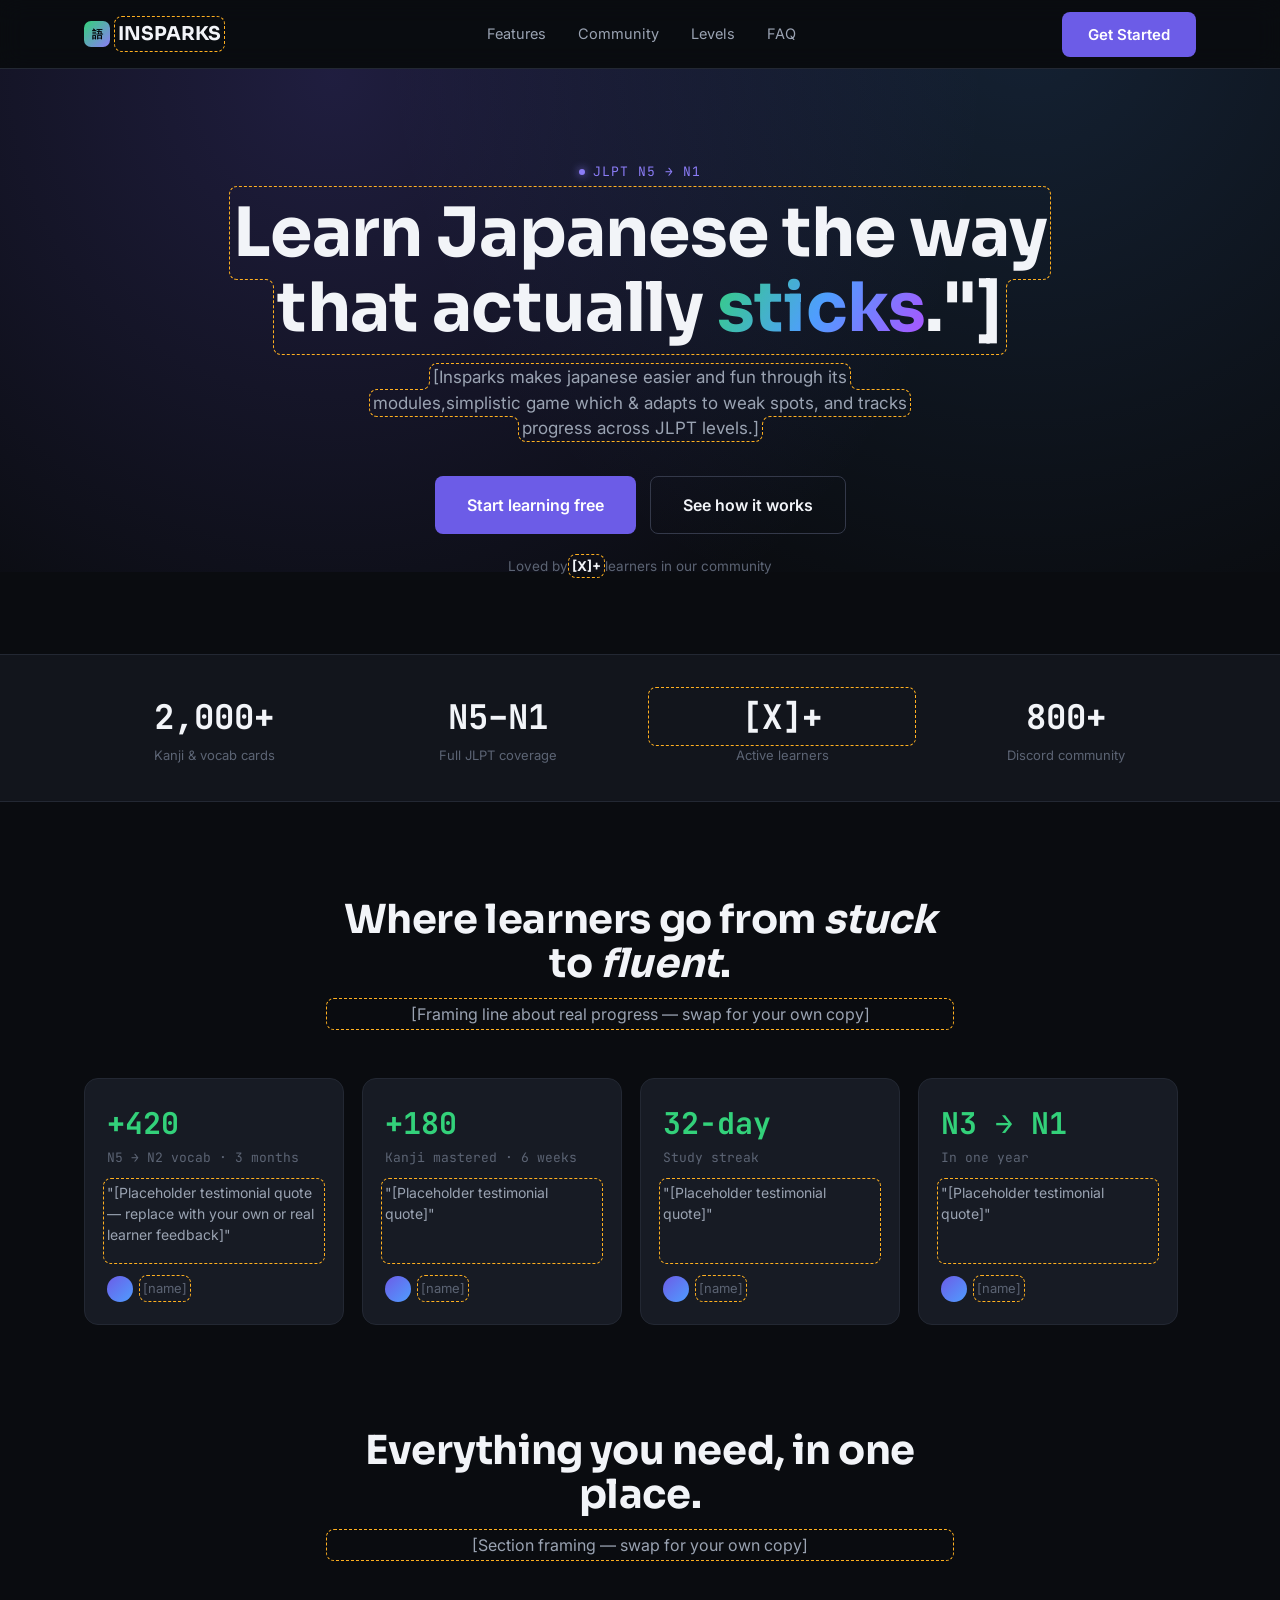
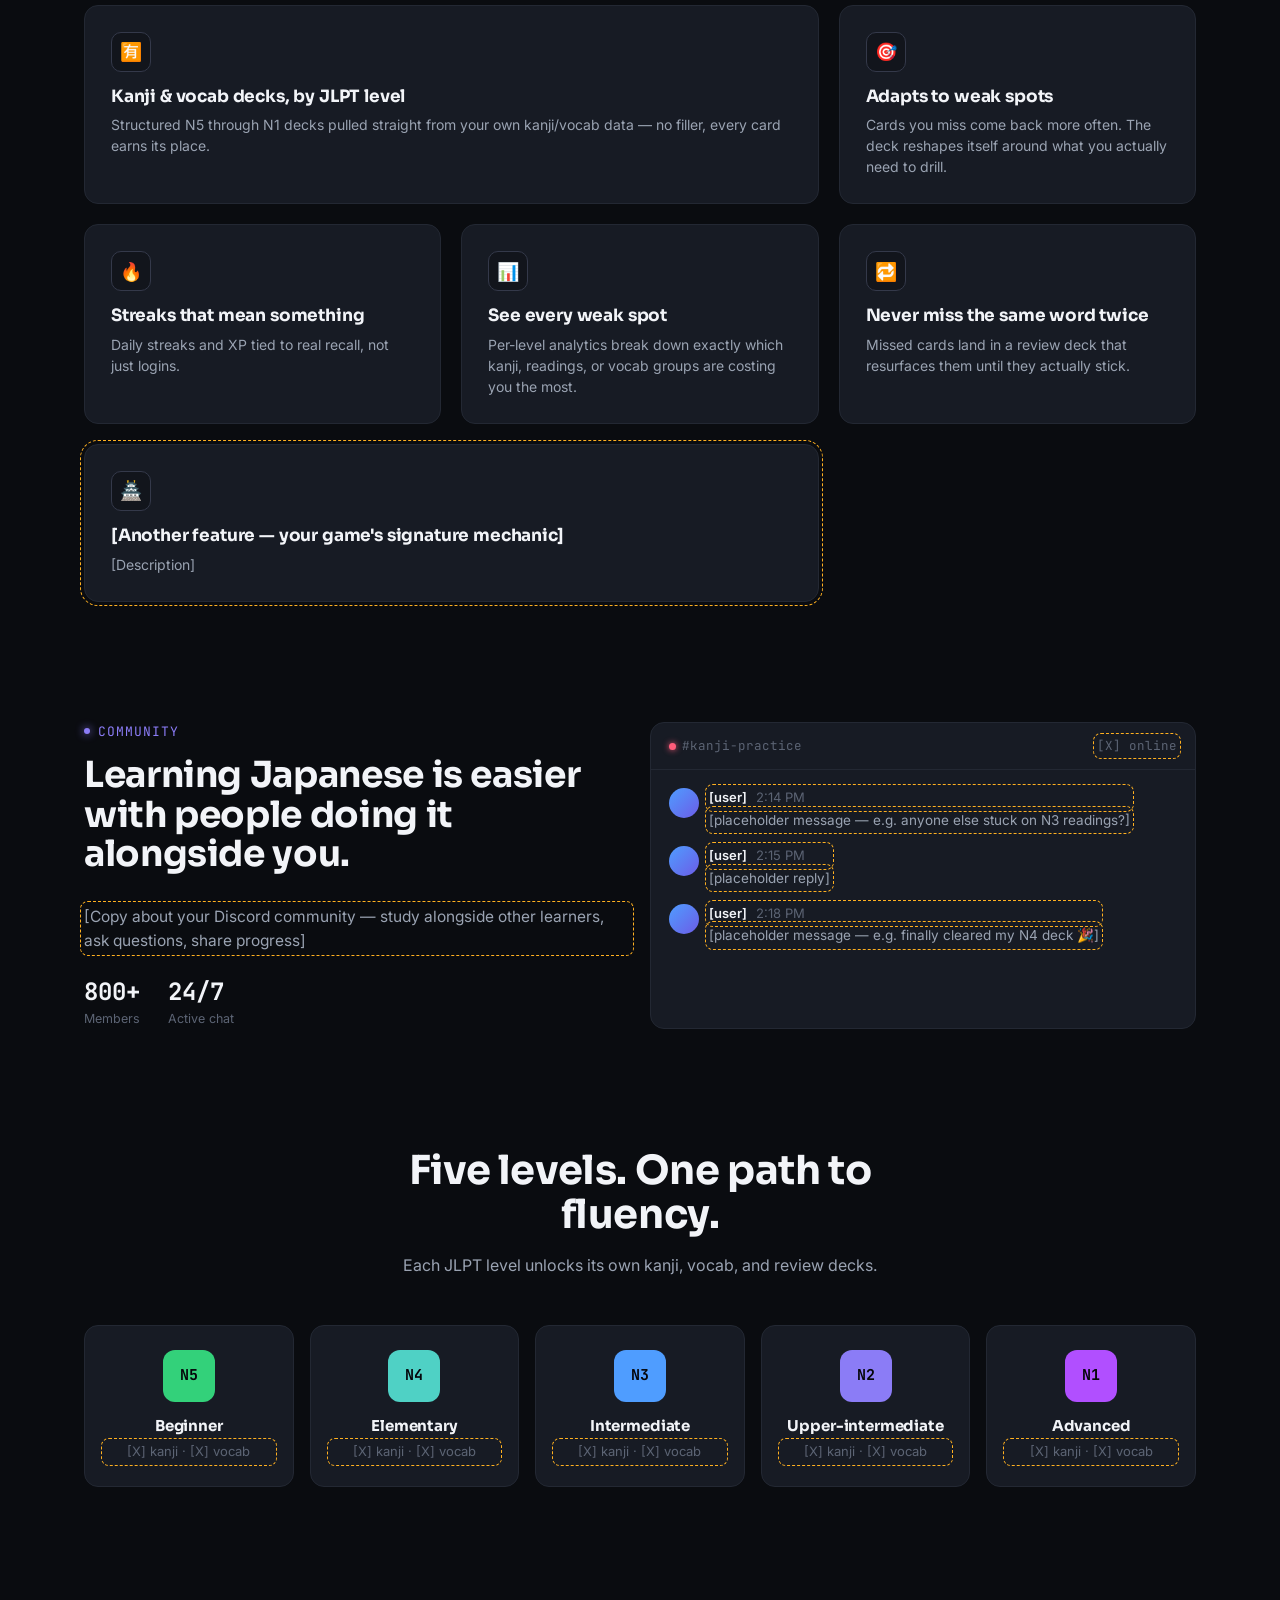
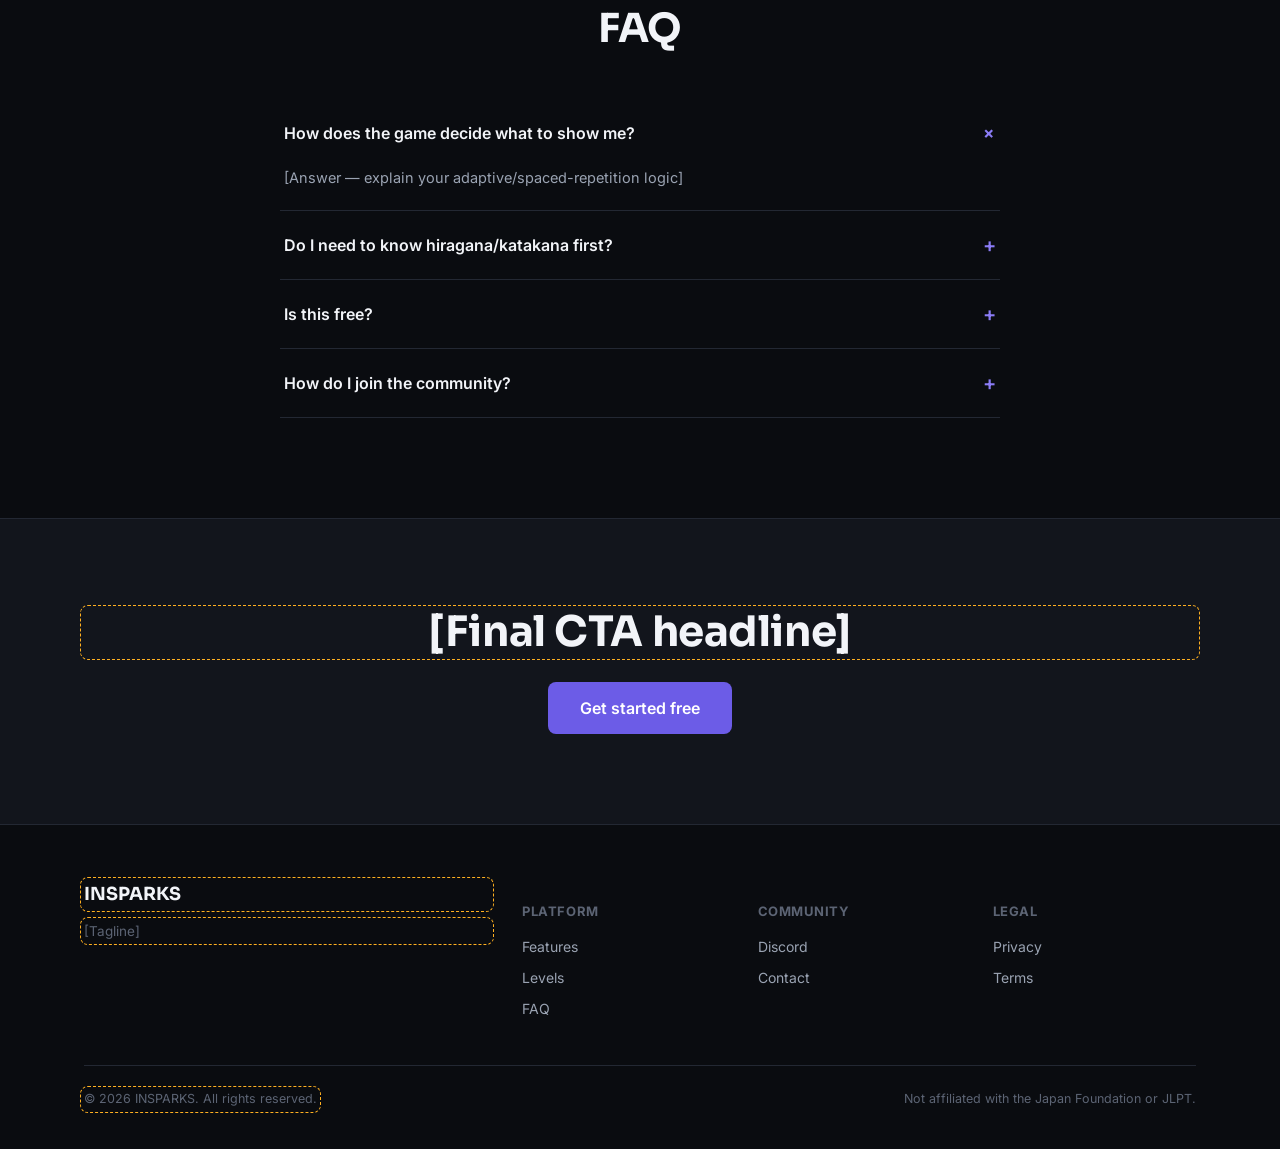
<file: index.html>
<!DOCTYPE html>
<html lang="en">
<head>
<meta charset="UTF-8">
<meta name="viewport" content="width=device-width, initial-scale=1.0">
<title>INSPARKS — Learn Japanese, level by level</title>
<link rel="preconnect" href="https://fonts.googleapis.com">
<link href="https://fonts.googleapis.com/css2?family=Sora:wght@600;700;800&family=Inter:wght@400;500;600;700&family=JetBrains+Mono:wght@500;700&display=swap" rel="stylesheet">
<link rel="stylesheet" href="style.css">
</head>
<body>

<!-- ============================================================
     LANDING (marketing page) — this whole block hides on
     "Get Started" click, per your existing main.js logic.
     Anything wrapped in a dashed box is a placeholder —
     swap it for your own copy.
     ============================================================ -->
<div id="landing">

  <!-- NAVBAR -->
  <nav class="navbar">
    <div class="wrap">
      <div class="logo"><span class="mark">語</span> <span class="placeholder">INSPARKS</span></div>
      <div class="nav-links">
        <a href="#features">Features</a>
        <a href="#community">Community</a>
        <a href="#levels">Levels</a>
        <a href="#faq">FAQ</a>
      </div>
      <div class="nav-cta">
        <button class="btn btn-primary get-started-btn" id="get-started-btn">Get Started</button>
      </div>
    </div>
  </nav>

  <!-- HERO -->
  <section class="hero">
    <div class="wrap">
      <div class="eyebrow">JLPT N5 → N1</div>
      <h1><span class="placeholder">Learn Japanese the way that actually <span class="accent-word">sticks</span>."]</span></h1>
      <p class="subhead"><span class="placeholder">[Insparks makes japanese easier and fun through its modules,simplistic game which &amp; adapts to weak spots, and tracks progress across JLPT levels.]</span></p>
      <div class="hero-cta">
        <button class="btn btn-primary btn-lg get-started-btn">Start learning free</button>
        <a href="#features" class="btn btn-ghost btn-lg">See how it works</a>
      </div>
      <p class="social-proof">Loved by <strong><span class="placeholder">[X]+</span></strong> learners in our community</p>
    </div>
  </section>

  <!-- STAT STRIP -->
  <section class="stat-strip reveal">
    <div class="wrap">
      <div class="stat">
        <div class="num">2,000+</div>
        <div class="label">Kanji &amp; vocab cards</div>
      </div>
      <div class="stat">
        <div class="num">N5–N1</div>
        <div class="label">Full JLPT coverage</div>
      </div>
      <div class="stat">
        <div class="num placeholder">[X]+</div>
        <div class="label">Active learners</div>
      </div>
      <div class="stat">
        <div class="num">800+</div>
        <div class="label">Discord community</div>
      </div>
    </div>
  </section>

  <!-- PROGRESS SHOWCASE (equivalent of crackd's score-improvement cards) -->
  <section class="progress-showcase">
    <div class="wrap">
      <div class="section-head reveal">
        <h2>Where learners go from <em>stuck</em> to <em>fluent</em>.</h2>
        <p class="placeholder">[Framing line about real progress — swap for your own copy]</p>
      </div>
      <div class="marquee reveal">
        <div class="progress-card">
          <div class="delta">+420</div>
          <div class="range">N5 → N2 vocab · 3 months</div>
          <div class="quote placeholder">"[Placeholder testimonial quote — replace with your own or real learner feedback]"</div>
          <div class="who"><div class="avatar"></div> <span class="placeholder">[name]</span></div>
        </div>
        <div class="progress-card">
          <div class="delta">+180</div>
          <div class="range">Kanji mastered · 6 weeks</div>
          <div class="quote placeholder">"[Placeholder testimonial quote]"</div>
          <div class="who"><div class="avatar"></div> <span class="placeholder">[name]</span></div>
        </div>
        <div class="progress-card">
          <div class="delta">32-day</div>
          <div class="range">Study streak</div>
          <div class="quote placeholder">"[Placeholder testimonial quote]"</div>
          <div class="who"><div class="avatar"></div> <span class="placeholder">[name]</span></div>
        </div>
        <div class="progress-card">
          <div class="delta">N3 → N1</div>
          <div class="range">In one year</div>
          <div class="quote placeholder">"[Placeholder testimonial quote]"</div>
          <div class="who"><div class="avatar"></div> <span class="placeholder">[name]</span></div>
        </div>
      </div>
    </div>
  </section>

  <!-- FEATURES -->
  <section class="features" id="features">
    <div class="wrap">
      <div class="section-head reveal">
        <h2>Everything you need, in one place.</h2>
        <p class="placeholder">[Section framing — swap for your own copy]</p>
      </div>
      <div class="feature-grid reveal">
        <div class="feature-card wide">
          <div class="icon-badge">🈶</div>
          <h3>Kanji &amp; vocab decks, by JLPT level</h3>
          <p>Structured N5 through N1 decks pulled straight from your own kanji/vocab data — no filler, every card earns its place.</p>
        </div>
        <div class="feature-card">
          <div class="icon-badge">🎯</div>
          <h3>Adapts to weak spots</h3>
          <p>Cards you miss come back more often. The deck reshapes itself around what you actually need to drill.</p>
        </div>
        <div class="feature-card">
          <div class="icon-badge">🔥</div>
          <h3>Streaks that mean something</h3>
          <p>Daily streaks and XP tied to real recall, not just logins.</p>
        </div>
        <div class="feature-card">
          <div class="icon-badge">📊</div>
          <h3>See every weak spot</h3>
          <p>Per-level analytics break down exactly which kanji, readings, or vocab groups are costing you the most.</p>
        </div>
        <div class="feature-card">
          <div class="icon-badge">🔁</div>
          <h3>Never miss the same word twice</h3>
          <p>Missed cards land in a review deck that resurfaces them until they actually stick.</p>
        </div>
        <div class="feature-card wide placeholder">
          <div class="icon-badge">🏯</div>
          <h3>[Another feature — your game's signature mechanic]</h3>
          <p>[Description]</p>
        </div>
      </div>
    </div>
  </section>

  <!-- COMMUNITY -->
  <section class="community" id="community">
    <div class="wrap">
      <div class="community-grid">
        <div class="community-copy reveal">
          <div class="eyebrow">Community</div>
          <h2>Learning Japanese is easier with people doing it alongside you.</h2>
          <p class="placeholder">[Copy about your Discord community — study alongside other learners, ask questions, share progress]</p>
          <div class="community-stats">
            <div><div class="num">800+</div><div class="label">Members</div></div>
            <div><div class="num">24/7</div><div class="label">Active chat</div></div>
          </div>
        </div>
        <div class="mock-window reveal">
          <div class="mock-header"><span><span class="live-dot"></span>#kanji-practice</span><span class="placeholder">[X] online</span></div>
          <div class="mock-body">
            <div class="chat-msg">
              <div class="avatar"></div>
              <div class="bubble">
                <div class="name placeholder">[user] <span>2:14 PM</span></div>
                <div class="text placeholder">[placeholder message — e.g. anyone else stuck on N3 readings?]</div>
              </div>
            </div>
            <div class="chat-msg">
              <div class="avatar"></div>
              <div class="bubble">
                <div class="name placeholder">[user] <span>2:15 PM</span></div>
                <div class="text placeholder">[placeholder reply]</div>
              </div>
            </div>
            <div class="chat-msg">
              <div class="avatar"></div>
              <div class="bubble">
                <div class="name placeholder">[user] <span>2:18 PM</span></div>
                <div class="text placeholder">[placeholder message — e.g. finally cleared my N4 deck 🎉]</div>
              </div>
            </div>
          </div>
        </div>
      </div>
    </div>
  </section>

  <!-- LEVELS (progression tiers — replaces crackd's pricing) -->
  <section class="levels" id="levels">
    <div class="wrap">
      <div class="section-head reveal">
        <h2>Five levels. One path to fluency.</h2>
        <p>Each JLPT level unlocks its own kanji, vocab, and review decks.</p>
      </div>
      <div class="level-grid reveal">
        <div class="level-card">
          <div class="badge">N5</div>
          <h4>Beginner</h4>
          <p class="placeholder">[X] kanji · [X] vocab</p>
        </div>
        <div class="level-card">
          <div class="badge">N4</div>
          <h4>Elementary</h4>
          <p class="placeholder">[X] kanji · [X] vocab</p>
        </div>
        <div class="level-card">
          <div class="badge">N3</div>
          <h4>Intermediate</h4>
          <p class="placeholder">[X] kanji · [X] vocab</p>
        </div>
        <div class="level-card">
          <div class="badge">N2</div>
          <h4>Upper-intermediate</h4>
          <p class="placeholder">[X] kanji · [X] vocab</p>
        </div>
        <div class="level-card">
          <div class="badge">N1</div>
          <h4>Advanced</h4>
          <p class="placeholder">[X] kanji · [X] vocab</p>
        </div>
      </div>
    </div>
  </section>

  <!-- FAQ -->
  <section class="faq" id="faq">
    <div class="wrap">
      <div class="section-head reveal">
        <h2>FAQ</h2>
      </div>
      <div class="faq-list reveal">
        <div class="faq-item open">
          <button class="faq-question">How does the game decide what to show me? <span class="icon">+</span></button>
          <div class="faq-answer"><p class="placeholder">[Answer — explain your adaptive/spaced-repetition logic]</p></div>
        </div>
        <div class="faq-item">
          <button class="faq-question">Do I need to know hiragana/katakana first? <span class="icon">+</span></button>
          <div class="faq-answer"><p class="placeholder">[Answer]</p></div>
        </div>
        <div class="faq-item">
          <button class="faq-question">Is this free? <span class="icon">+</span></button>
          <div class="faq-answer"><p class="placeholder">[Answer]</p></div>
        </div>
        <div class="faq-item">
          <button class="faq-question">How do I join the community? <span class="icon">+</span></button>
          <div class="faq-answer"><p class="placeholder">[Answer — link your Discord]</p></div>
        </div>
      </div>
    </div>
  </section>

  <!-- FINAL CTA -->
  <section class="final-cta reveal">
    <div class="wrap">
      <h2 class="placeholder">[Final CTA headline]</h2>
      <button class="btn btn-primary btn-lg get-started-btn">Get started free</button>
    </div>
  </section>

  <!-- FOOTER -->
  <footer>
    <div class="wrap">
      <div class="footer-grid">
        <div>
          <div class="logo placeholder">INSPARKS</div>
          <p class="placeholder">[Tagline]</p>
        </div>
        <div class="footer-col">
          <h5>Platform</h5>
          <a href="#features">Features</a>
          <a href="#levels">Levels</a>
          <a href="#faq">FAQ</a>
        </div>
        <div class="footer-col">
          <h5>Community</h5>
          <a href="#">Discord</a>
          <a href="#">Contact</a>
        </div>
        <div class="footer-col">
          <h5>Legal</h5>
          <a href="#">Privacy</a>
          <a href="#">Terms</a>
        </div>
      </div>
      <div class="footer-bottom">
        <span class="placeholder">© 2026 INSPARKS. All rights reserved.</span>
        <span>Not affiliated with the Japan Foundation or JLPT.</span>
      </div>
    </div>
  </footer>

</div>

<!-- ============================================================
     LEVEL SELECT — merge with whatever you already have here.
     Kept minimal so it doesn't clash with your existing markup.
     ============================================================ -->
<div id="levelSelect" style="display:none;">
  <div class="wrap" style="padding: 60px 24px; text-align:center;">
    <h2 style="font-family:var(--font-display); margin-bottom: 30px;">Choose your level</h2>
    <div class="level-grid" style="max-width:700px; margin:0 auto;">
      <div class="level-card" style="cursor:pointer;" onclick="loadGame('N5')"><div class="badge">N5</div><h4>Beginner</h4></div>
      <div class="level-card" style="cursor:pointer;" onclick="loadGame('N4')"><div class="badge">N4</div><h4>Elementary</h4></div>
      <div class="level-card" style="cursor:pointer;" onclick="loadGame('N3')"><div class="badge">N3</div><h4>Intermediate</h4></div>
      <div class="level-card" style="cursor:pointer;" onclick="loadGame('N2')"><div class="badge">N2</div><h4>Upper-int.</h4></div>
      <div class="level-card" style="cursor:pointer;" onclick="loadGame('N1')"><div class="badge">N1</div><h4>Advanced</h4></div>
    </div>
  </div>
</div>

<!-- ============================================================
     GAME UI — your actual kanji/vocab practice screen goes here
     ============================================================ -->
<div id="gameUI" style="display:none;">
  <div class="wrap" style="padding: 60px 24px;">
    <p style="color:var(--text-secondary);">[Game UI placeholder — your fetch/practice logic renders here]</p>
  </div>
</div>

<script src="main.js"></script>
</body>
</html>
</file>
<file: style.css>
/* ==========================================================================
   DESIGN TOKENS
   ========================================================================== */
:root {
  /* surfaces */
  --bg:            #0A0C10;
  --bg-elevated:   #12151C;
  --bg-card:       #171B24;
  --bg-card-hover: #1D2230;
  --border:        #232833;
  --border-bright: #34394A;

  /* text */
  --text-primary:   #F2F4F8;
  --text-secondary: #9AA3B2;
  --text-tertiary:  #5C6474;

  /* accents */
  --accent:         #6C5CE7;
  --accent-bright:  #8B7CF6;
  --accent-gold:    #FFB020;
  --accent-green:   #33D17A;
  --accent-red:     #FF5C7A;

  /* JLPT level gradient */
  --n5: #33D17A;
  --n4: #4FD1C5;
  --n3: #4F9DFF;
  --n2: #8B7CF6;
  --n1: #B14FFF;

  /* type */
  --font-display: 'Sora', sans-serif;
  --font-body: 'Inter', sans-serif;
  --font-mono: 'JetBrains Mono', monospace;

  /* layout */
  --max-width: 1160px;
  --radius-sm: 8px;
  --radius-md: 14px;
  --radius-lg: 22px;
}

* { box-sizing: border-box; }
html { scroll-behavior: smooth; }

body {
  margin: 0;
  background: var(--bg);
  color: var(--text-primary);
  font-family: var(--font-body);
  line-height: 1.5;
  -webkit-font-smoothing: antialiased;
}

img { max-width: 100%; display: block; }
a { color: inherit; text-decoration: none; }

.wrap {
  max-width: var(--max-width);
  margin: 0 auto;
  padding: 0 24px;
}

section { position: relative; }

h1, h2, h3, h4 {
  font-family: var(--font-display);
  font-weight: 700;
  line-height: 1.1;
  margin: 0;
  letter-spacing: -0.01em;
}

.eyebrow {
  font-family: var(--font-mono);
  font-size: 13px;
  letter-spacing: 0.08em;
  text-transform: uppercase;
  color: var(--accent-bright);
  display: inline-flex;
  align-items: center;
  gap: 8px;
  margin-bottom: 14px;
}
.eyebrow::before {
  content: '';
  width: 6px;
  height: 6px;
  border-radius: 50%;
  background: var(--accent-bright);
  box-shadow: 0 0 8px var(--accent-bright);
}

.placeholder {
  outline: 1px dashed var(--accent-gold);
  outline-offset: 3px;
  border-radius: 4px;
}

/* BUTTONS */
.btn {
  font-family: var(--font-body);
  font-weight: 600;
  font-size: 15px;
  padding: 13px 26px;
  border-radius: var(--radius-sm);
  border: none;
  cursor: pointer;
  display: inline-flex;
  align-items: center;
  gap: 8px;
  transition: transform 0.15s ease, box-shadow 0.15s ease, background 0.15s ease;
}
.btn:active { transform: scale(0.97); }

.btn-primary {
  background: var(--accent);
  color: #fff;
}
.btn-primary:hover {
  background: var(--accent-bright);
  box-shadow: 0 8px 24px -6px rgba(108, 92, 231, 0.55);
}

.btn-ghost {
  background: transparent;
  color: var(--text-primary);
  border: 1px solid var(--border-bright);
}
.btn-ghost:hover { background: var(--bg-card); border-color: var(--accent); }
.btn-lg { padding: 16px 32px; font-size: 16px; }

/* NAVBAR */
.navbar {
  position: sticky;
  top: 0;
  z-index: 100;
  backdrop-filter: blur(12px);
  background: rgba(10, 12, 16, 0.75);
  border-bottom: 1px solid var(--border);
}
.navbar .wrap {
  display: flex;
  align-items: center;
  justify-content: space-between;
  height: 68px;
}
.navbar .logo {
  font-family: var(--font-display);
  font-weight: 700;
  font-size: 19px;
  display: flex;
  align-items: center;
  gap: 8px;
}
.navbar .logo .mark {
  width: 26px; height: 26px;
  border-radius: 7px;
  background: linear-gradient(135deg, var(--n5), var(--n2));
  display: flex; align-items: center; justify-content: center;
  font-family: var(--font-mono);
  font-size: 11px;
  color: #05060A;
  font-weight: 700;
}
.navbar .nav-links {
  display: flex;
  gap: 32px;
  font-size: 14.5px;
  color: var(--text-secondary);
}
.navbar .nav-links a:hover { color: var(--text-primary); }
.navbar .nav-cta { display: flex; align-items: center; gap: 14px; }

@media (max-width: 860px) {
  .navbar .nav-links { display: none; }
}

/* HERO */
.hero {
  padding: 88px 0 64px;
  text-align: center;
  overflow: hidden;
}
.hero::before {
  content: '';
  position: absolute;
  inset: -20% -10% auto -10%;
  height: 620px;
  background:
    radial-gradient(circle at 30% 20%, rgba(108,92,231,0.22), transparent 55%),
    radial-gradient(circle at 75% 10%, rgba(79,157,255,0.15), transparent 50%);
  pointer-events: none;
  z-index: -1;
}
.hero h1 {
  font-size: clamp(38px, 6vw, 68px);
  max-width: 820px;
  margin: 0 auto 20px;
}
.hero h1 .accent-word {
  background: linear-gradient(120deg, var(--n5), var(--n3), var(--n1));
  -webkit-background-clip: text;
  background-clip: text;
  color: transparent;
}
.hero .subhead {
  max-width: 560px;
  margin: 0 auto 34px;
  color: var(--text-secondary);
  font-size: 17px;
}
.hero .hero-cta { display: flex; gap: 14px; justify-content: center; flex-wrap: wrap; }
.hero .social-proof {
  margin-top: 22px;
  font-size: 13.5px;
  color: var(--text-tertiary);
}
.hero .social-proof strong { color: var(--text-primary); }

/* STAT STRIP */
.stat-strip {
  border-top: 1px solid var(--border);
  border-bottom: 1px solid var(--border);
  background: var(--bg-elevated);
}
.stat-strip .wrap {
  display: grid;
  grid-template-columns: repeat(4, 1fr);
  gap: 24px;
  padding: 36px 24px;
}
.stat-strip .stat { text-align: center; }
.stat-strip .stat .num {
  font-family: var(--font-mono);
  font-size: clamp(24px, 3vw, 34px);
  font-weight: 700;
  color: var(--text-primary);
}
.stat-strip .stat .label {
  font-size: 13px;
  color: var(--text-tertiary);
  margin-top: 4px;
}
@media (max-width: 700px) {
  .stat-strip .wrap { grid-template-columns: repeat(2, 1fr); }
}

/* PROGRESS SHOWCASE */
.progress-showcase { padding: 96px 0 40px; }
.section-head { text-align: center; max-width: 620px; margin: 0 auto 48px; }
.section-head h2 { font-size: clamp(28px, 4vw, 40px); margin-bottom: 14px; }
.section-head p { color: var(--text-secondary); font-size: 16px; }

.marquee {
  display: flex;
  gap: 18px;
  overflow-x: auto;
  padding: 4px 24px 24px;
  scroll-snap-type: x mandatory;
}
.marquee::-webkit-scrollbar { height: 6px; }
.marquee::-webkit-scrollbar-thumb { background: var(--border-bright); border-radius: 3px; }

.progress-card {
  flex: 0 0 260px;
  scroll-snap-align: start;
  background: var(--bg-card);
  border: 1px solid var(--border);
  border-radius: var(--radius-md);
  padding: 22px;
}
.progress-card .delta {
  font-family: var(--font-mono);
  font-size: 30px;
  font-weight: 700;
  color: var(--accent-green);
}
.progress-card .range {
  font-family: var(--font-mono);
  font-size: 13px;
  color: var(--text-tertiary);
  margin: 2px 0 14px;
}
.progress-card .quote {
  font-size: 14px;
  color: var(--text-secondary);
  margin-bottom: 16px;
  min-height: 78px;
}
.progress-card .who {
  display: flex; align-items: center; gap: 10px;
  font-size: 13px; color: var(--text-tertiary);
}
.progress-card .who .avatar {
  width: 26px; height: 26px; border-radius: 50%;
  background: linear-gradient(135deg, var(--accent), var(--n3));
}

/* FEATURES GRID */
.features { padding: 40px 0 100px; }
.feature-grid {
  display: grid;
  grid-template-columns: repeat(3, 1fr);
  gap: 20px;
}
.feature-card {
  background: var(--bg-card);
  border: 1px solid var(--border);
  border-radius: var(--radius-md);
  padding: 26px;
  transition: border-color 0.2s ease, transform 0.2s ease;
}
.feature-card:hover { border-color: var(--accent); transform: translateY(-3px); }
.feature-card .icon-badge {
  width: 40px; height: 40px;
  border-radius: 10px;
  background: var(--bg-elevated);
  border: 1px solid var(--border-bright);
  display: flex; align-items: center; justify-content: center;
  font-size: 18px;
  margin-bottom: 16px;
}
.feature-card h3 { font-size: 17px; margin-bottom: 8px; }
.feature-card p { font-size: 14px; color: var(--text-secondary); margin: 0; }
.feature-card.wide { grid-column: span 2; }

@media (max-width: 900px) {
  .feature-grid { grid-template-columns: 1fr 1fr; }
  .feature-card.wide { grid-column: span 2; }
}
@media (max-width: 600px) {
  .feature-grid { grid-template-columns: 1fr; }
  .feature-card.wide { grid-column: span 1; }
}

/* COMMUNITY SECTION */
.community { padding: 20px 0 100px; }
.community-grid {
  display: grid;
  grid-template-columns: 1fr 1fr;
  gap: 20px;
}
.mock-window {
  background: var(--bg-card);
  border: 1px solid var(--border);
  border-radius: var(--radius-md);
  overflow: hidden;
}
.mock-window .mock-header {
  padding: 14px 18px;
  border-bottom: 1px solid var(--border);
  font-family: var(--font-mono);
  font-size: 12.5px;
  color: var(--text-tertiary);
  display: flex; align-items: center; justify-content: space-between;
}
.mock-window .mock-header .live-dot {
  width: 7px; height: 7px; border-radius: 50%;
  background: var(--accent-red);
  display: inline-block; margin-right: 6px;
  box-shadow: 0 0 6px var(--accent-red);
}
.mock-window .mock-body { padding: 18px; }
.chat-msg { display: flex; gap: 10px; margin-bottom: 16px; }
.chat-msg .avatar {
  width: 30px; height: 30px; border-radius: 50%; flex: none;
  background: linear-gradient(135deg, var(--n3), var(--accent));
}
.chat-msg .bubble .name { font-size: 13px; font-weight: 600; margin-bottom: 2px; }
.chat-msg .bubble .name span { color: var(--text-tertiary); font-weight: 400; margin-left: 6px; }
.chat-msg .bubble .text { font-size: 13.5px; color: var(--text-secondary); }

.community-copy { display: flex; flex-direction: column; justify-content: center; }
.community-copy h2 { font-size: clamp(26px, 3.6vw, 36px); margin-bottom: 16px; }
.community-copy p { color: var(--text-secondary); font-size: 15.5px; margin-bottom: 22px; }
.community-stats { display: flex; gap: 28px; }
.community-stats .num { font-family: var(--font-mono); font-size: 24px; font-weight: 700; }
.community-stats .label { font-size: 12.5px; color: var(--text-tertiary); }

@media (max-width: 860px) {
  .community-grid { grid-template-columns: 1fr; }
}

/* LEVELS (replaces pricing tiers) */
.levels { padding: 20px 0 100px; }
.level-grid {
  display: grid;
  grid-template-columns: repeat(5, 1fr);
  gap: 16px;
}
.level-card {
  background: var(--bg-card);
  border: 1px solid var(--border);
  border-radius: var(--radius-md);
  padding: 24px 20px;
  text-align: center;
}
.level-card .badge {
  width: 52px; height: 52px;
  border-radius: 12px;
  margin: 0 auto 16px;
  display: flex; align-items: center; justify-content: center;
  font-family: var(--font-mono);
  font-weight: 700;
  font-size: 15px;
  color: #05060A;
}
.level-card:nth-child(1) .badge { background: var(--n5); }
.level-card:nth-child(2) .badge { background: var(--n4); }
.level-card:nth-child(3) .badge { background: var(--n3); }
.level-card:nth-child(4) .badge { background: var(--n2); }
.level-card:nth-child(5) .badge { background: var(--n1); }
.level-card h4 { font-size: 15px; margin-bottom: 8px; }
.level-card p { font-size: 13px; color: var(--text-tertiary); margin: 0; }

@media (max-width: 900px) {
  .level-grid { grid-template-columns: repeat(3, 1fr); }
}
@media (max-width: 600px) {
  .level-grid { grid-template-columns: repeat(2, 1fr); }
}

/* FAQ */
.faq { padding: 20px 0 100px; }
.faq-list { max-width: 720px; margin: 0 auto; }
.faq-item { border-bottom: 1px solid var(--border); }
.faq-question {
  width: 100%;
  background: none;
  border: none;
  color: var(--text-primary);
  font-family: var(--font-body);
  font-size: 16px;
  font-weight: 600;
  text-align: left;
  padding: 22px 4px;
  display: flex;
  justify-content: space-between;
  align-items: center;
  cursor: pointer;
}
.faq-question .icon { transition: transform 0.2s ease; color: var(--accent-bright); font-size: 20px; }
.faq-item.open .faq-question .icon { transform: rotate(45deg); }
.faq-answer {
  max-height: 0;
  overflow: hidden;
  transition: max-height 0.25s ease;
  font-size: 14.5px;
  color: var(--text-secondary);
}
.faq-item.open .faq-answer { max-height: 240px; }
.faq-answer p { padding: 0 4px 22px; margin: 0; }

/* FINAL CTA */
.final-cta {
  padding: 90px 0;
  text-align: center;
  background: var(--bg-elevated);
  border-top: 1px solid var(--border);
  border-bottom: 1px solid var(--border);
}
.final-cta h2 { font-size: clamp(28px, 4vw, 42px); margin-bottom: 26px; }

/* FOOTER */
footer { padding: 56px 0 40px; }
.footer-grid {
  display: grid;
  grid-template-columns: 2fr 1fr 1fr 1fr;
  gap: 32px;
  padding-bottom: 36px;
  border-bottom: 1px solid var(--border);
}
.footer-grid .logo { font-family: var(--font-display); font-weight: 700; font-size: 18px; margin-bottom: 10px; }
.footer-grid p { color: var(--text-tertiary); font-size: 13.5px; }
.footer-col h5 { font-size: 13px; color: var(--text-tertiary); margin-bottom: 14px; letter-spacing: 0.04em; text-transform: uppercase; }
.footer-col a { display: block; font-size: 14px; color: var(--text-secondary); margin-bottom: 10px; }
.footer-col a:hover { color: var(--text-primary); }
.footer-bottom {
  padding-top: 24px;
  font-size: 12.5px;
  color: var(--text-tertiary);
  display: flex;
  justify-content: space-between;
  flex-wrap: wrap;
  gap: 10px;
}
@media (max-width: 700px) {
  .footer-grid { grid-template-columns: 1fr 1fr; }
}

/* SCROLL REVEAL */
.reveal { opacity: 0; transform: translateY(16px); transition: opacity 0.5s ease, transform 0.5s ease; }
.reveal.in-view { opacity: 1; transform: translateY(0); }

@media (prefers-reduced-motion: reduce) {
  .reveal { opacity: 1; transform: none; transition: none; }
  html { scroll-behavior: auto; }
}
</file>
